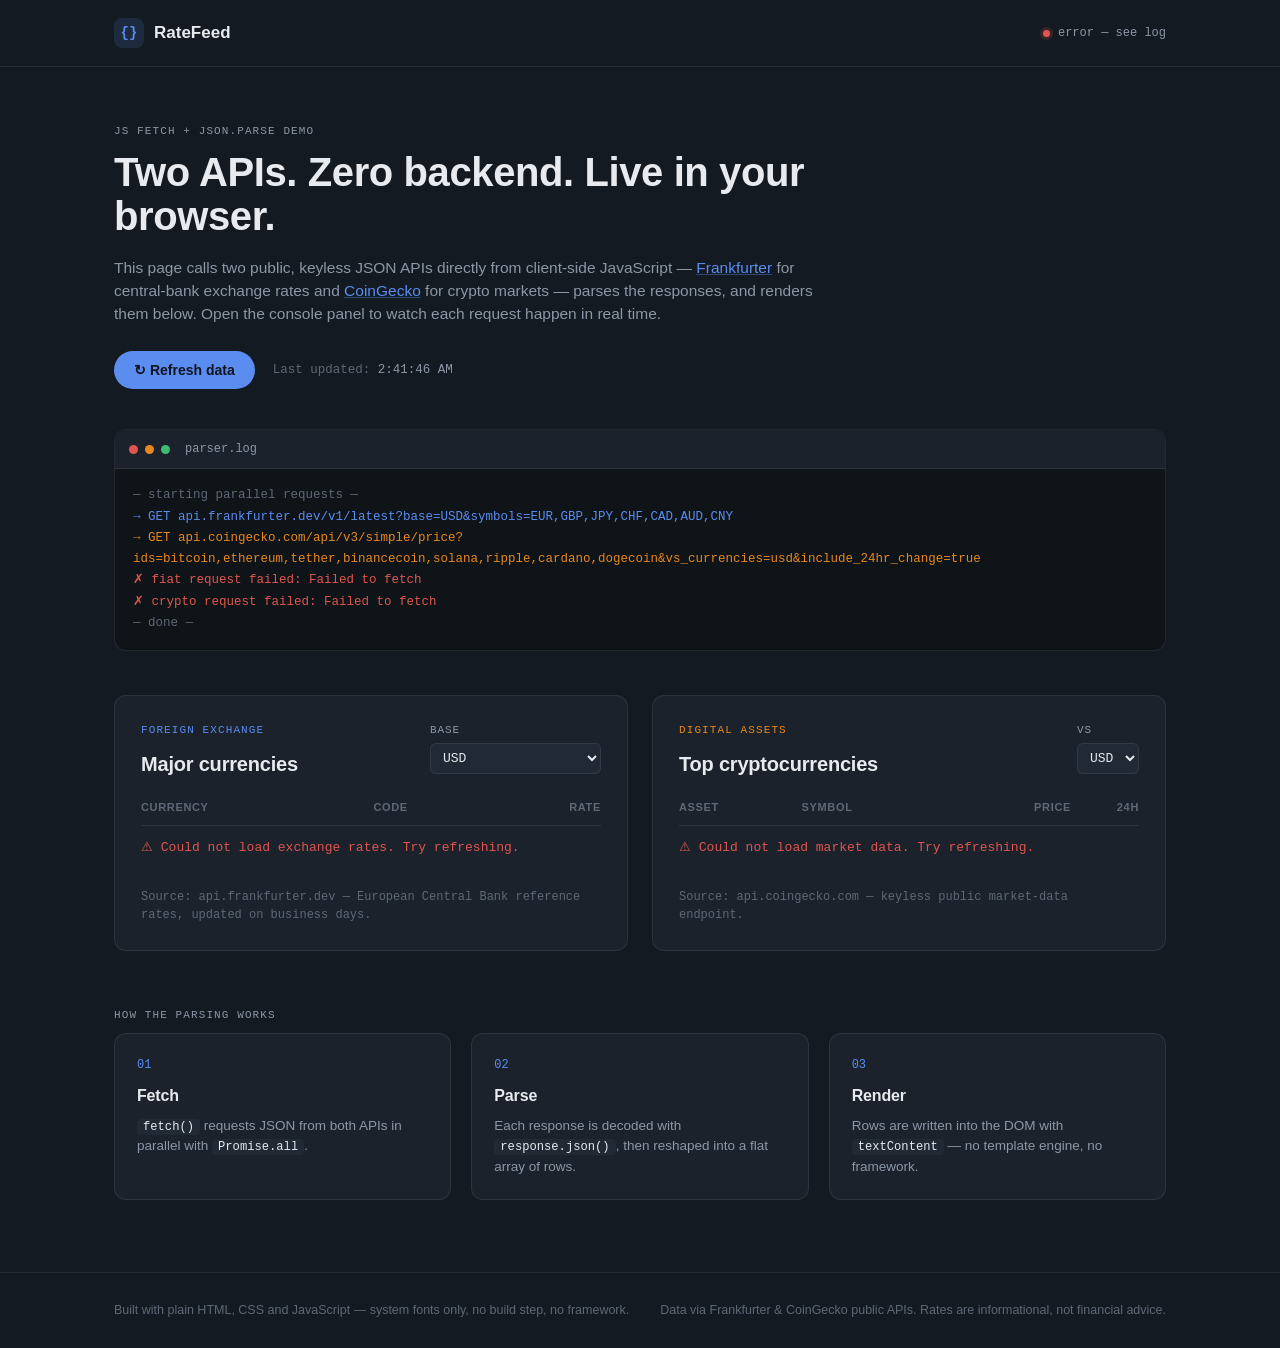
<file: index.html>
<!DOCTYPE html>
<html lang="en">
<head>
<meta charset="UTF-8">
<meta name="viewport" content="width=device-width, initial-scale=1.0">
<title>RateFeed — Live Currency &amp; Crypto Parser</title>
<meta name="description" content="A single-page JavaScript demo that fetches and parses live exchange-rate and cryptocurrency data from public JSON APIs — system fonts only, no build step.">
<link rel="stylesheet" href="style.css">
</head>
<body>

<header class="site-header">
  <div class="wrap site-header__inner">
    <div class="brand">
      <span class="brand__mark">{}</span>
      <span class="brand__name">RateFeed</span>
    </div>
    <div class="header-status">
      <span class="status-dot" id="status-dot"></span>
      <span id="status-text">connecting…</span>
    </div>
  </div>
</header>

<main class="wrap">

  <section class="intro">
    <p class="eyebrow">JS fetch + JSON.parse demo</p>
    <h1>Two APIs. Zero backend. Live in your browser.</h1>
    <p class="intro__lede">
      This page calls two public, keyless JSON APIs directly from client-side JavaScript —
      <a href="https://frankfurter.dev" target="_blank" rel="noopener">Frankfurter</a> for
      central-bank exchange rates and <a href="https://www.coingecko.com/en/api" target="_blank" rel="noopener">CoinGecko</a>
      for crypto markets — parses the responses, and renders them below. Open the console
      panel to watch each request happen in real time.
    </p>
    <div class="intro__actions">
      <button id="refresh-btn" class="btn">↻ Refresh data</button>
      <span class="intro__updated">Last updated: <span id="last-updated">—</span></span>
    </div>
  </section>

  <!-- CONSOLE / SIGNATURE ELEMENT -->
  <section class="console" aria-label="Request log">
    <div class="console__bar">
      <span class="console__dot console__dot--r"></span>
      <span class="console__dot console__dot--y"></span>
      <span class="console__dot console__dot--g"></span>
      <span class="console__title">parser.log</span>
    </div>
    <pre class="console__body" id="console-body"><span class="console__hint">// waiting for requests…</span></pre>
  </section>

  <div class="panels">

    <!-- FIAT PANEL -->
    <section class="panel" id="fiat-panel">
      <div class="panel__head">
        <div>
          <p class="eyebrow eyebrow--fiat">Foreign exchange</p>
          <h2>Major currencies</h2>
        </div>
        <label class="base-select">
          Base
          <select id="base-currency">
            <option value="USD" selected>USD</option>
            <option value="EUR">EUR</option>
            <option value="GBP">GBP</option>
            <option value="UAH" disabled>UAH (unavailable)</option>
          </select>
        </label>
      </div>

      <table class="data-table" id="fiat-table">
        <thead>
          <tr>
            <th>Currency</th>
            <th>Code</th>
            <th class="num">Rate</th>
          </tr>
        </thead>
        <tbody id="fiat-tbody">
          <tr class="skeleton-row"><td colspan="3">Loading exchange rates…</td></tr>
        </tbody>
      </table>
      <p class="panel__source">Source: api.frankfurter.dev — European Central Bank reference rates, updated on business days.</p>
    </section>

    <!-- CRYPTO PANEL -->
    <section class="panel" id="crypto-panel">
      <div class="panel__head">
        <div>
          <p class="eyebrow eyebrow--crypto">Digital assets</p>
          <h2>Top cryptocurrencies</h2>
        </div>
        <label class="base-select">
          vs
          <select id="crypto-vs">
            <option value="usd" selected>USD</option>
            <option value="eur">EUR</option>
          </select>
        </label>
      </div>

      <table class="data-table" id="crypto-table">
        <thead>
          <tr>
            <th>Asset</th>
            <th>Symbol</th>
            <th class="num">Price</th>
            <th class="num">24h</th>
          </tr>
        </thead>
        <tbody id="crypto-tbody">
          <tr class="skeleton-row"><td colspan="4">Loading market data…</td></tr>
        </tbody>
      </table>
      <p class="panel__source">Source: api.coingecko.com — keyless public market-data endpoint.</p>
    </section>

  </div>

  <section class="how">
    <p class="eyebrow">How the parsing works</p>
    <div class="how__grid">
      <article class="how__card">
        <span class="how__num">01</span>
        <h3>Fetch</h3>
        <p><code>fetch()</code> requests JSON from both APIs in parallel with <code>Promise.all</code>.</p>
      </article>
      <article class="how__card">
        <span class="how__num">02</span>
        <h3>Parse</h3>
        <p>Each response is decoded with <code>response.json()</code>, then reshaped into a flat array of rows.</p>
      </article>
      <article class="how__card">
        <span class="how__num">03</span>
        <h3>Render</h3>
        <p>Rows are written into the DOM with <code>textContent</code> — no template engine, no framework.</p>
      </article>
    </div>
  </section>

</main>

<footer class="site-footer">
  <div class="wrap site-footer__inner">
    <p>Built with plain HTML, CSS and JavaScript — system fonts only, no build step, no framework.</p>
    <p class="site-footer__meta">Data via Frankfurter &amp; CoinGecko public APIs. Rates are informational, not financial advice.</p>
  </div>
</footer>

<script src="app.js"></script>
</body>
</html>
</file>
<file: style.css>
/* ============================================
   RateFeed — design tokens
   System fonts only — no external font loading.
   ============================================ */
:root {
  --bg:         #141A21;   /* charcoal-blue canvas */
  --panel:      #1B222B;   /* card surface */
  --panel-2:    #212934;   /* raised / hover surface */
  --line:       rgba(231, 234, 238, 0.09);
  --text:       #E7EAEE;
  --muted:      #8C97A6;
  --muted-2:    #5E6876;

  --fiat:       #5B8CF0;   /* blue — foreign exchange */
  --fiat-dim:   rgba(91, 140, 240, 0.14);
  --crypto:     #E8871E;   /* amber — crypto markets */
  --crypto-dim: rgba(232, 135, 30, 0.14);
  --up:         #3FB871;
  --down:       #E0554F;

  --font-ui: -apple-system, BlinkMacSystemFont, "Segoe UI", Roboto, "Helvetica Neue", Arial, sans-serif;
  --font-mono: ui-monospace, "Cascadia Code", "Consolas", "SFMono-Regular", Menlo, monospace;

  --radius: 12px;
  --wrap: 1100px;
}

* { box-sizing: border-box; }

body {
  margin: 0;
  background: var(--bg);
  color: var(--text);
  font-family: var(--font-ui);
  line-height: 1.5;
  -webkit-font-smoothing: antialiased;
}

.wrap { max-width: var(--wrap); margin: 0 auto; padding: 0 24px; }

a { color: var(--fiat); text-decoration-color: rgba(91,140,240,0.4); }
a:hover { text-decoration-color: var(--fiat); }

h1, h2, h3 { margin: 0; font-weight: 700; letter-spacing: -0.01em; }
code {
  font-family: var(--font-mono);
  background: var(--panel-2);
  padding: 1px 6px;
  border-radius: 4px;
  font-size: 0.9em;
  color: var(--text);
}

.eyebrow {
  font-family: var(--font-mono);
  font-size: 11px;
  letter-spacing: 0.1em;
  text-transform: uppercase;
  color: var(--muted);
  margin: 0 0 10px;
}
.eyebrow--fiat { color: var(--fiat); }
.eyebrow--crypto { color: var(--crypto); }

/* ============================================
   Header
   ============================================ */
.site-header { border-bottom: 1px solid var(--line); }
.site-header__inner {
  display: flex; align-items: center; justify-content: space-between;
  padding: 18px 24px;
}
.brand { display: flex; align-items: center; gap: 10px; }
.brand__mark {
  font-family: var(--font-mono);
  font-weight: 700;
  color: var(--fiat);
  background: var(--fiat-dim);
  width: 30px; height: 30px;
  border-radius: 8px;
  display: flex; align-items: center; justify-content: center;
  font-size: 14px;
}
.brand__name { font-weight: 700; font-size: 17px; }

.header-status {
  display: flex; align-items: center; gap: 8px;
  font-family: var(--font-mono);
  font-size: 12px;
  color: var(--muted);
}
.status-dot {
  width: 7px; height: 7px; border-radius: 50%;
  background: var(--muted-2);
}
.status-dot.is-live { background: var(--up); box-shadow: 0 0 0 3px rgba(63,184,113,0.18); }
.status-dot.is-error { background: var(--down); box-shadow: 0 0 0 3px rgba(224,85,79,0.18); }

/* ============================================
   Intro
   ============================================ */
.intro { padding: 56px 0 32px; max-width: 720px; }
.intro h1 { font-size: clamp(28px, 4vw, 40px); line-height: 1.1; margin-bottom: 18px; }
.intro__lede { color: var(--muted); font-size: 15.5px; margin: 0 0 26px; }
.intro__actions { display: flex; align-items: center; gap: 18px; flex-wrap: wrap; }
.intro__updated {
  font-family: var(--font-mono);
  font-size: 12.5px;
  color: var(--muted-2);
}
#last-updated { color: var(--muted); }

.btn {
  font-family: var(--font-ui);
  font-weight: 600;
  font-size: 14px;
  background: var(--fiat);
  color: #0D1420;
  border: none;
  padding: 11px 20px;
  border-radius: 999px;
  cursor: pointer;
  transition: transform 0.12s ease, background 0.2s;
}
.btn:hover { background: #79A0F4; }
.btn:active { transform: scale(0.96); }
.btn:disabled { opacity: 0.5; cursor: default; }

/* ============================================
   Console (signature element)
   ============================================ */
.console {
  margin: 8px 0 44px;
  background: #0F1419;
  border: 1px solid var(--line);
  border-radius: var(--radius);
  overflow: hidden;
}
.console__bar {
  display: flex; align-items: center; gap: 7px;
  padding: 10px 14px;
  background: var(--panel);
  border-bottom: 1px solid var(--line);
}
.console__dot { width: 9px; height: 9px; border-radius: 50%; }
.console__dot--r { background: var(--down); }
.console__dot--y { background: var(--crypto); }
.console__dot--g { background: var(--up); }
.console__title {
  margin-left: 8px;
  font-family: var(--font-mono);
  font-size: 12px;
  color: var(--muted);
}
.console__body {
  margin: 0;
  padding: 16px 18px;
  font-family: var(--font-mono);
  font-size: 12.5px;
  line-height: 1.7;
  color: var(--muted);
  max-height: 220px;
  overflow-y: auto;
  white-space: pre-wrap;
  word-break: break-word;
}
.console__hint { color: var(--muted-2); }
.console__line { display: block; }
.console__line--req { color: var(--fiat); }
.console__line--req.is-crypto { color: var(--crypto); }
.console__line--ok { color: var(--up); }
.console__line--err { color: var(--down); }
.console__line--meta { color: var(--muted-2); }

/* ============================================
   Panels
   ============================================ */
.panels {
  display: grid;
  grid-template-columns: 1fr 1fr;
  gap: 24px;
  margin-bottom: 56px;
}

.panel {
  background: var(--panel);
  border: 1px solid var(--line);
  border-radius: var(--radius);
  padding: 26px;
}
.panel__head {
  display: flex; align-items: flex-start; justify-content: space-between;
  margin-bottom: 20px;
  gap: 16px;
}
.panel__head h2 { font-size: 20px; }

.base-select {
  font-family: var(--font-mono);
  font-size: 11px;
  color: var(--muted);
  display: flex; flex-direction: column; gap: 4px;
  text-transform: uppercase;
  letter-spacing: 0.08em;
}
.base-select select {
  font-family: var(--font-mono);
  font-size: 13px;
  color: var(--text);
  background: var(--panel-2);
  border: 1px solid var(--line);
  border-radius: 6px;
  padding: 6px 8px;
  text-transform: none;
}

.data-table { width: 100%; border-collapse: collapse; }
.data-table th {
  text-align: left;
  font-size: 11px;
  text-transform: uppercase;
  letter-spacing: 0.06em;
  color: var(--muted-2);
  padding: 0 0 10px;
  font-weight: 600;
  border-bottom: 1px solid var(--line);
}
.data-table th.num, .data-table td.num { text-align: right; }
.data-table td {
  padding: 12px 0;
  border-bottom: 1px solid var(--line);
  font-size: 14.5px;
}
.data-table tbody tr:last-child td { border-bottom: none; }
.data-table td.num { font-family: var(--font-mono); }

.currency-name { font-weight: 600; }
.currency-code {
  font-family: var(--font-mono);
  color: var(--muted);
  font-size: 12.5px;
}
.change-up { color: var(--up); }
.change-down { color: var(--down); }

.skeleton-row td {
  color: var(--muted-2);
  font-family: var(--font-mono);
  font-size: 13px;
}
.error-row td { color: var(--down); font-family: var(--font-mono); font-size: 13px; }

.panel__source {
  margin: 18px 0 0;
  font-size: 12px;
  color: var(--muted-2);
  font-family: var(--font-mono);
}

/* ============================================
   How it works
   ============================================ */
.how { padding-bottom: 72px; }
.how__grid {
  display: grid;
  grid-template-columns: repeat(3, 1fr);
  gap: 20px;
}
.how__card {
  background: var(--panel);
  border: 1px solid var(--line);
  border-radius: var(--radius);
  padding: 22px;
}
.how__num {
  font-family: var(--font-mono);
  color: var(--fiat);
  font-size: 12px;
  display: block;
  margin-bottom: 10px;
}
.how__card h3 { font-size: 16px; margin-bottom: 8px; }
.how__card p { color: var(--muted); font-size: 13.5px; margin: 0; }

/* ============================================
   Footer
   ============================================ */
.site-footer { border-top: 1px solid var(--line); padding: 28px 24px; }
.site-footer__inner { display: flex; justify-content: space-between; gap: 20px; flex-wrap: wrap; }
.site-footer p { font-size: 12.5px; color: var(--muted-2); margin: 0; }

/* ============================================
   Responsive
   ============================================ */
@media (max-width: 820px) {
  .panels { grid-template-columns: 1fr; }
  .how__grid { grid-template-columns: 1fr; }
  .site-header__inner { flex-direction: column; align-items: flex-start; gap: 10px; }
}

@media (prefers-reduced-motion: reduce) {
  * { transition: none !important; }
}
</file>
